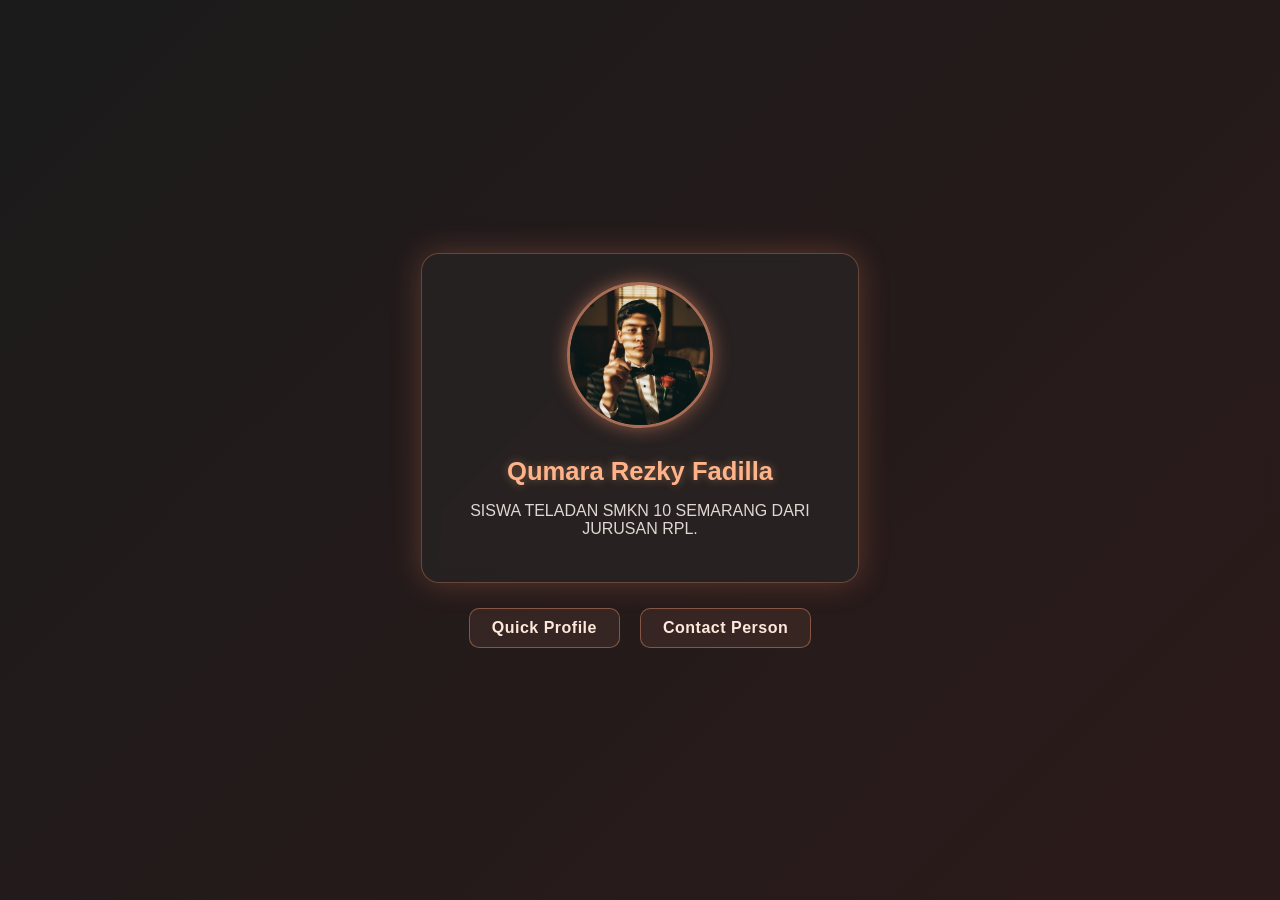
<file: index.html>
<!DOCTYPE html>
<html lang="id">
<head>
  <meta charset="UTF-8">
  <meta name="viewport" content="width=device-width, initial-scale=1.0">
  <title>Perkenalan Diri - Chainsaw Man Soft Dark</title>
  <style>
    /* ==== STYLE DASAR ==== */
    body {
      margin: 0;
      padding: 0;
      font-family: 'Poppins', sans-serif;
      background: linear-gradient(135deg, #1b1b1b, #2c1a1a, #3d2b2b);
      background-size: 200% 200%;
      animation: gradientShift 10s ease infinite;
      color: #f4f1ee;
      display: flex;
      flex-direction: column;
      align-items: center;
      justify-content: center;
      min-height: 100vh;
      text-align: center;
    }

    @keyframes gradientShift {
      0% { background-position: 0% 50%; }
      50% { background-position: 100% 50%; }
      100% { background-position: 0% 50%; }
    }

    /* ==== CARD PROFIL ==== */
    .card {
      background: rgba(40, 35, 35, 0.8);
      border-radius: 18px;
      padding: 28px;
      width: 90%;
      max-width: 380px;
      box-shadow: 0 0 30px rgba(255, 140, 100, 0.25);
      backdrop-filter: blur(8px);
      border: 1px solid rgba(255, 160, 120, 0.3);
      transition: transform 0.3s ease, box-shadow 0.3s ease;
    }

    .card:hover {
      transform: translateY(-6px);
      box-shadow: 0 0 40px rgba(255, 160, 120, 0.45);
    }

    .card img {
      width: 140px;
      height: 140px;
      border-radius: 50%;
      object-fit: cover;
      border: 3px solid rgba(255, 160, 120, 0.6);
      box-shadow: 0 0 18px rgba(255, 150, 110, 0.5);
      margin-bottom: 15px;
    }

    .card h2 {
      font-size: 1.6rem;
      margin: 10px 0 5px;
      color: #ffb38a;
      text-shadow: 0 0 10px rgba(255, 180, 120, 0.4);
    }

    .card p {
      font-size: 1rem;
      color: #e0d6d2;
    }

    /* ==== NAV MENU ==== */
    nav ul {
      list-style: none;
      padding: 0;
      margin: 25px 0 0;
      display: flex;
      justify-content: center;
      flex-wrap: wrap;
      gap: 20px;
    }

    nav ul li {
      background: rgba(255, 180, 140, 0.08);
      border: 1px solid rgba(255, 160, 120, 0.4);
      border-radius: 10px;
      padding: 10px 22px;
      transition: 0.3s ease;
    }

    nav ul li:hover {
      background: linear-gradient(45deg, #ff9b6a, #ffc38a);
      box-shadow: 0 0 20px rgba(255, 170, 120, 0.6);
      transform: scale(1.06);
    }

    nav ul li a {
      color: #ffe7dc;
      text-decoration: none;
      font-weight: 600;
      font-size: 1rem;
      letter-spacing: 0.5px;
      display: block;
    }

    nav ul li:hover a {
      color: #3a2a28;
    }

    /* ==== RESPONSIF (mobile kecil) ==== */
    @media (max-width: 600px) {
      .card {
        width: 88%;
        max-width: 320px;
        padding: 16px;
      }
      .card img {
        width: 100px;
        height: 100px;
        margin-bottom: 10px;
      }
      .card h2 {
        font-size: 1.3rem;
      }
      .card p {
        font-size: 0.9rem;
      }
      nav ul {
        gap: 12px;
      }
      nav ul li {
        padding: 7px 14px;
      }
      nav ul li a {
        font-size: 0.9rem;
      }
    }
  </style>
</head>
<body>
  <div class="card">
    <img src="images/IMG_1820.jpeg" alt="profile photo">
    <h2>Qumara Rezky Fadilla</h2>
    <p>SISWA TELADAN SMKN 10 SEMARANG DARI JURUSAN RPL.</p>
  </div>

  <nav>
    <ul>
      <li><a href="about.html">Quick Profile</a></li>
      <li><a href="biodata.html">Contact Person</a></li>
    </ul>
  </nav>
</body>
</html>
</file>
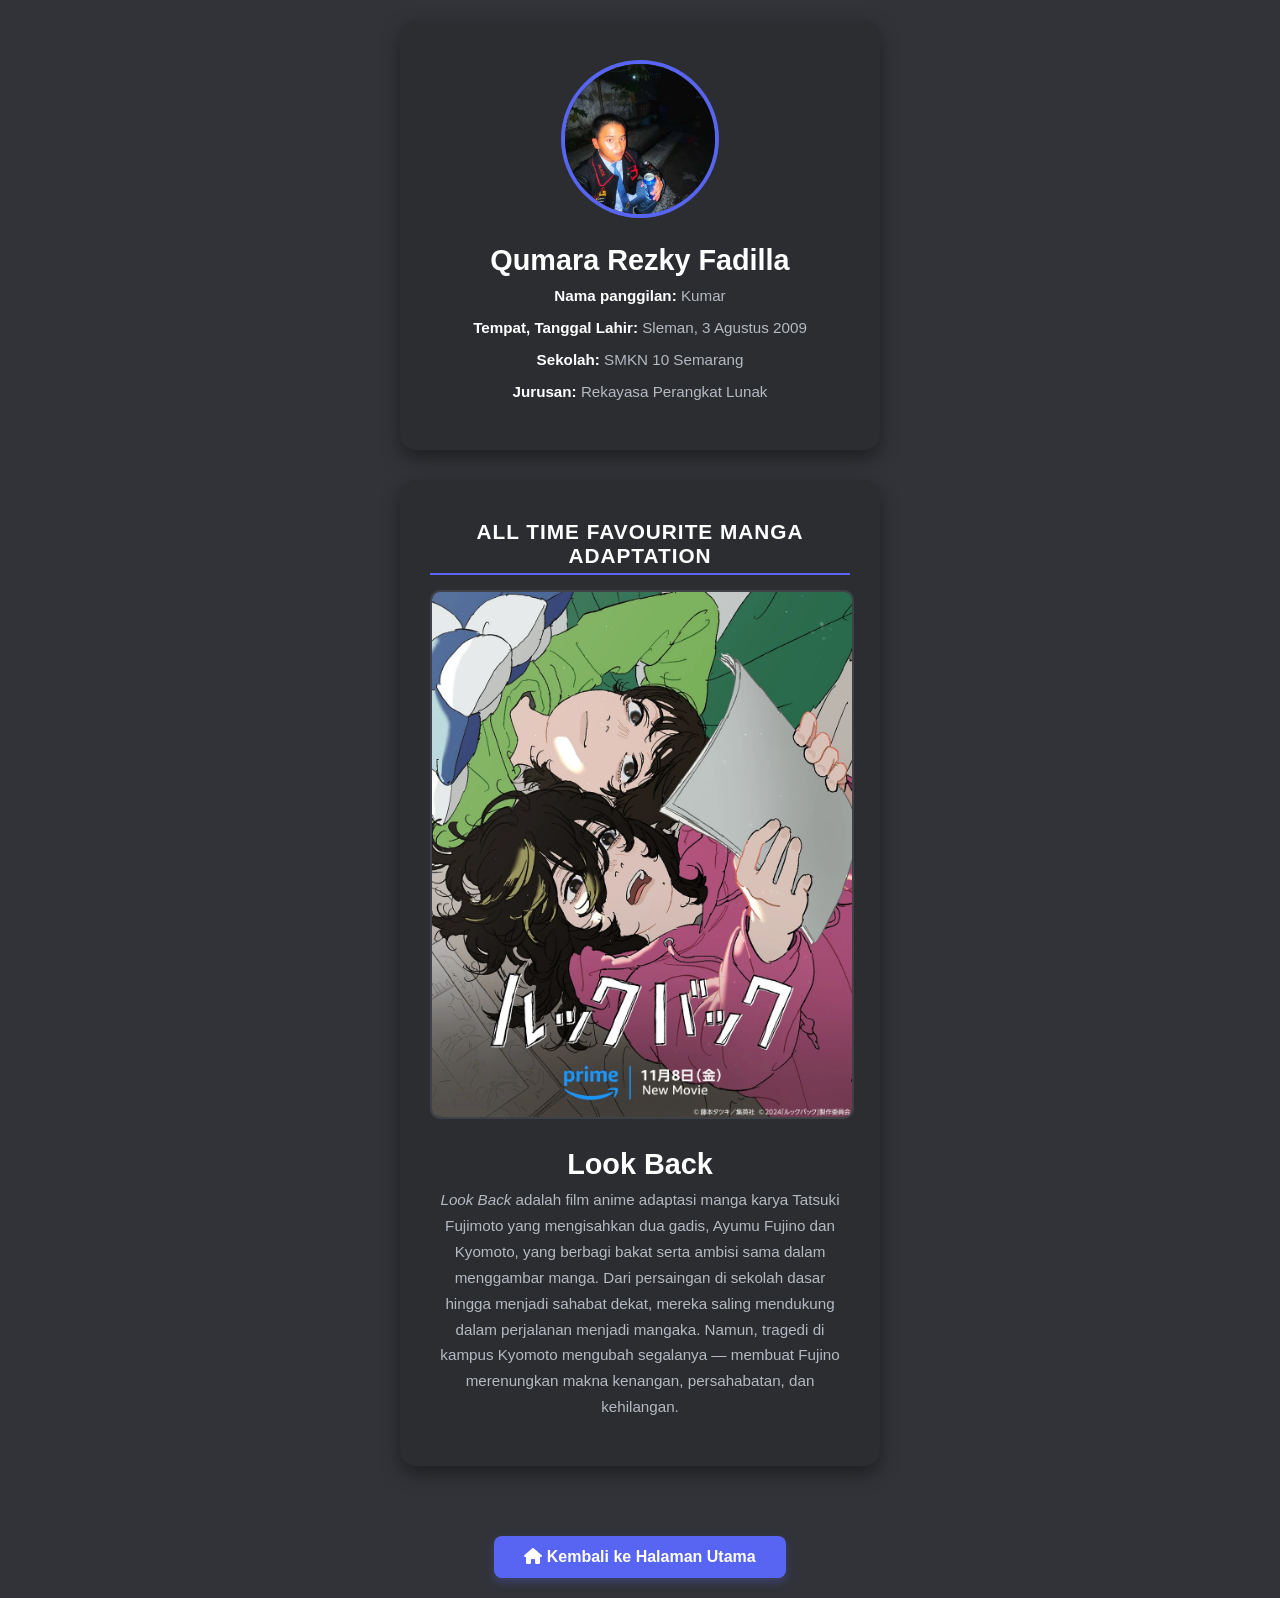
<file: about.html>
<!DOCTYPE html>
<html lang="id">
<head>
  <meta charset="UTF-8">
  <meta name="viewport" content="width=device-width, initial-scale=1.0">
  <title>Biografi - Qumara Rezky Fadilla</title>
  <link rel="stylesheet" href="https://cdnjs.cloudflare.com/ajax/libs/font-awesome/6.6.0/css/all.min.css">

  <style>
    /* ==== ANIMASI FADE IN ==== */
    @keyframes fadeIn {
      0% {
        opacity: 0;
        transform: translateY(15px);
      }
      100% {
        opacity: 1;
        transform: translateY(0);
      }
    }

    /* ==== TEMA DISCORD DARK MODE ==== */
    body {
      margin: 0;
      min-height: 100vh;
      display: flex;
      flex-direction: column;
      justify-content: center;
      align-items: center;
      font-family: 'Poppins', sans-serif;
      background-color: #313338;
      color: #dcddde;
      text-align: center;
      padding: 20px;
      opacity: 0;
      animation: fadeIn 1s ease forwards;
    }

    /* ==== CARD ==== */
    .profile-card, .manga-card {
      background: #2b2d31;
      border-radius: 16px;
      padding: 40px 30px;
      width: 90%;
      max-width: 420px;
      box-shadow: 0 8px 20px rgba(0, 0, 0, 0.4);
      transition: transform 0.3s ease, box-shadow 0.3s ease;
      margin-bottom: 30px;
      animation: fadeIn 1s ease forwards;
    }

    .profile-card {
      animation-delay: 0.2s;
    }

    .manga-card {
      animation-delay: 0.4s;
    }

    .profile-card:hover, .manga-card:hover {
      transform: translateY(-5px);
      box-shadow: 0 0 25px rgba(88, 101, 242, 0.25);
    }

    /* ==== FOTO PROFIL ==== */
    .profile-img {
      width: 150px;
      aspect-ratio: 1/1;
      border-radius: 50%;
      object-fit: cover;
      object-position: center;
      border: 4px solid #5865f2;
      margin-bottom: 12px;
      transition: transform 0.3s ease, border-color 0.3s ease;
    }

    .profile-card:hover .profile-img {
      transform: scale(1.05);
      border-color: #7983f5;
    }

    /* ==== TEKS ==== */
    h1 {
      font-size: 1.8rem;
      margin: 10px 0 6px;
      color: #ffffff;
    }

    p {
      font-size: 0.95rem;
      color: #b5bac1;
      line-height: 1.7;
      margin: 6px 0;
    }

    .profile-card p strong {
      color: #ffffff;
      font-weight: 600;
    }

    .manga-header {
      font-size: 1.3rem;
      font-weight: 600;
      color: #ffffff;
      text-transform: uppercase;
      letter-spacing: 1px;
      margin-bottom: 15px;
      border-bottom: 2px solid #5865f2;
      display: inline-block;
      padding-bottom: 5px;
    }

    /* ==== GAMBAR MANGA ==== */
    .manga-img {
      width: 100%;
      border-radius: 10px;
      object-fit: cover;
      margin-bottom: 15px;
      border: 2px solid #3e4147;
      transition: transform 0.3s ease, border-color 0.3s ease;
    }

    .manga-card:hover .manga-img {
      transform: scale(1.03);
      border-color: #5865f2;
    }

    /* ==== FOOTER ==== */
    footer {
      margin-top: 40px;
      text-align: center;
      animation: fadeIn 1s ease forwards;
      animation-delay: 0.6s;
      opacity: 0;
      animation-fill-mode: forwards;
    }

    footer a {
      text-decoration: none;
      color: #ffffff;
      background: #5865f2;
      padding: 12px 30px;
      border-radius: 8px;
      font-weight: 600;
      box-shadow: 0 4px 10px rgba(88, 101, 242, 0.3);
      transition: background 0.3s ease, transform 0.3s ease;
      display: inline-block;
    }

    footer a:hover {
      background: #4752c4;
      transform: translateY(-3px);
    }

    footer p {
      margin-top: 15px;
      font-size: 0.9rem;
      color: #b5bac1;
    }

    /* ==== RESPONSIF ==== */
    @media (max-width: 500px) {
      .profile-card, .manga-card {
        padding: 30px 20px;
      }

      h1 {
        font-size: 1.6rem;
      }

      .profile-img {
        width: 120px;
      }

      .manga-header {
        font-size: 1.1rem;
      }

      footer a {
        padding: 10px 25px;
      }
    }
  </style>
</head>

<body>
  <!-- Profile Card -->
  <div class="profile-card">
    <img src="images/kumar card.jpg" alt="Foto Profil Qumara Rezky Fadilla" class="profile-img">
    <h1>Qumara Rezky Fadilla</h1>
    <p><strong>Nama panggilan:</strong> Kumar</p>
    <p><strong>Tempat, Tanggal Lahir:</strong> Sleman, 3 Agustus 2009</p>
    <p><strong>Sekolah:</strong> SMKN 10 Semarang</p>
    <p><strong>Jurusan:</strong> Rekayasa Perangkat Lunak</p>
  </div>

  <!-- Manga Card -->
  <div class="manga-card">
    <div class="manga-header">All Time Favourite Manga Adaptation</div>
    <img src="images/poster.png" alt="Look Back Poster" class="manga-img">
    <h1>Look Back</h1>
    <p>
      <em>Look Back</em> adalah film anime adaptasi manga karya Tatsuki Fujimoto yang mengisahkan dua gadis, 
      Ayumu Fujino dan Kyomoto, yang berbagi bakat serta ambisi sama dalam menggambar manga. 
      Dari persaingan di sekolah dasar hingga menjadi sahabat dekat, mereka saling mendukung dalam perjalanan menjadi mangaka. 
      Namun, tragedi di kampus Kyomoto mengubah segalanya — membuat Fujino merenungkan makna kenangan, persahabatan, dan kehilangan.
    </p>
  </div>

  <!-- Footer -->
  <footer>
    <a href="index.html"><i class="fa-solid fa-house"></i> Kembali ke Halaman Utama</a>
  </footer>
</body>
</html>
</file>
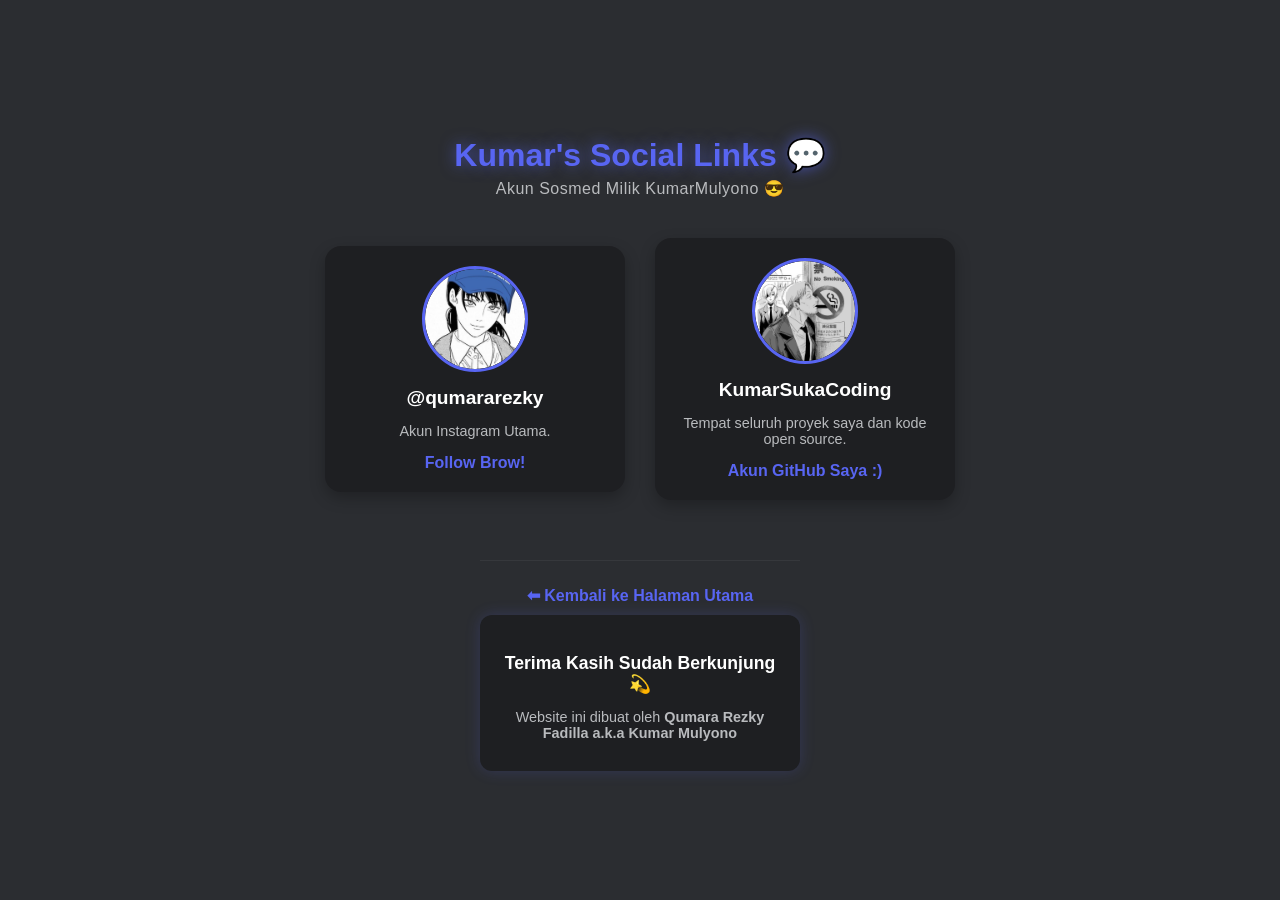
<file: biodata.html>
<!DOCTYPE html>
<html lang="id">
<head>
  <meta charset="UTF-8">
  <meta name="viewport" content="width=device-width, initial-scale=1.0">
  <title>Kumar's Social Links 💬</title>
  <style>
    body {
      margin: 0;
      font-family: 'Poppins', sans-serif;
      display: flex;
      flex-direction: column;
      justify-content: center;
      align-items: center;
      min-height: 100vh;
      background: #2b2d31; /* Discord dark background */
      color: #dcddde;
    }

    header {
      text-align: center;
      margin-bottom: 40px;
      animation: fadeIn 1s ease-in-out;
    }

    header h1 {
      color: #5865f2;
      font-size: 2rem;
      margin-bottom: 5px;
      text-shadow: 0 0 15px rgba(88, 101, 242, 0.6);
    }

    header p {
      color: #b9bbbe;
      font-size: 1rem;
      margin: 0;
      letter-spacing: 0.5px;
    }

    @keyframes fadeIn {
      from { opacity: 0; transform: translateY(-10px); }
      to { opacity: 1; transform: translateY(0); }
    }

    .container {
      display: flex;
      flex-direction: row-reverse;
      gap: 30px;
      flex-wrap: wrap;
      justify-content: center;
      align-items: center;
      margin-bottom: 40px; /* jarak aman agar tidak nempel ke footer */
    }

    .card {
      background: #1e1f22;
      border-radius: 16px;
      box-shadow: 0 6px 15px rgba(0, 0, 0, 0.25);
      padding: 20px;
      width: 260px;
      text-align: center;
      transition: transform 0.3s ease, box-shadow 0.3s ease;
    }

    .card:hover {
      transform: translateY(-8px);
      box-shadow: 0 0 25px rgba(88, 101, 242, 0.4);
    }

    .avatar {
      width: 100px;
      height: 100px;
      margin: 0 auto 15px;
      border-radius: 50%;
      overflow: hidden;
      border: 3px solid #5865f2;
    }

    .avatar img {
      width: 100%;
      height: 100%;
      object-fit: cover;
      border-radius: 50%;
    }

    .card h3 {
      margin: 10px 0 5px;
      font-size: 1.2em;
      color: #fff;
    }

    .card p {
      color: #b9bbbe;
      font-size: 0.9em;
      margin-bottom: 15px;
    }

    .card a {
      text-decoration: none;
      color: #5865f2;
      font-weight: bold;
      transition: color 0.3s;
    }

    .card a:hover {
      color: #7289da;
    }

    /* ==== FOOTER ==== */
    footer {
      margin-top: 20px; /* footer sedikit naik */
      text-align: center;
      border-top: 1px solid rgba(255, 255, 255, 0.05);
      padding-top: 25px;
    }

    footer a.main-link {
      display: inline-block;
      margin-bottom: 10px; /* beri jarak ke footer-card */
      text-decoration: none;
      color: #5865f2;
      font-weight: bold;
      font-size: 1em;
      transition: color 0.3s, transform 0.2s ease;
    }

    footer a.main-link:hover {
      color: #7289da;
      transform: translateY(-2px);
    }

    /* ==== FOOTER CARD ==== */
    .footer-card {
      background: #1e1f22;
      border-radius: 12px;
      padding: 20px;
      margin: 0 auto 15px; /* agar sejajar tengah */
      width: 280px;
      max-width: 90%;
      box-shadow: 0 0 15px rgba(88, 101, 242, 0.2);
      transition: transform 0.3s ease, box-shadow 0.3s ease;
    }

    .footer-card:hover {
      transform: translateY(-5px);
      box-shadow: 0 0 25px rgba(88, 101, 242, 0.4);
    }

    .footer-card h3 {
      color: #ffffff;
      margin-bottom: 10px;
      font-size: 1.1rem;
    }

    .footer-card p {
      color: #b9bbbe;
      font-size: 0.9rem;
      margin-bottom: 10px;
    }

    .footer-card a {
      color: #5865f2;
      text-decoration: none;
      font-weight: bold;
      transition: color 0.3s;
    }

    .footer-card a:hover {
      color: #7289da;
    }

    /* ==== RESPONSIF ==== */
    @media (max-width: 600px) {
      header h1 {
        font-size: 1.6rem;
      }

      .container {
        flex-direction: column;
        gap: 20px;
        margin-bottom: 30px; /* jarak sedikit lebih kecil di HP */
      }

      .card {
        width: 90%;
      }

      .footer-card {
        width: 90%;
        margin-top: 10px;
      }

      footer a.main-link {
        margin-bottom: 8px; /* sedikit lebih rapat di HP */
      }
    }
  </style>
</head>
<body>
  <header>
    <h1>Kumar's Social Links 💬</h1>
    <p>Akun Sosmed Milik KumarMulyono 😎</p>
  </header>

  <div class="container">
    <div class="card">
      <div class="avatar">
        <img src="images/kishibe.jpg" alt="GitHub">
      </div>
      <h3>KumarSukaCoding</h3>
      <p>Tempat seluruh proyek saya dan kode open source.</p>
      <a href="https://github.com/" target="_blank">Akun GitHub Saya :)</a>
    </div>

    <div class="card">
      <div class="avatar">
        <img src="images/asa.jpg" alt="Instagram">
      </div>
      <h3>@qumararezky</h3>
      <p>Akun Instagram Utama.</p>
      <a href="https://www.instagram.com/qumararezky/" target="_blank">Follow Brow!</a>
    </div>
  </div>

  <footer>
    <!-- Tombol kembali diletakkan di atas footer-card -->
    <a href="index.html" class="main-link">⬅ Kembali ke Halaman Utama</a>

    <div class="footer-card">
      <h3>Terima Kasih Sudah Berkunjung 💫</h3>
      <p>Website ini dibuat oleh <strong>Qumara Rezky Fadilla a.k.a Kumar Mulyono</strong></p>
    </div>
  </footer>
</body>
</html>
</file>
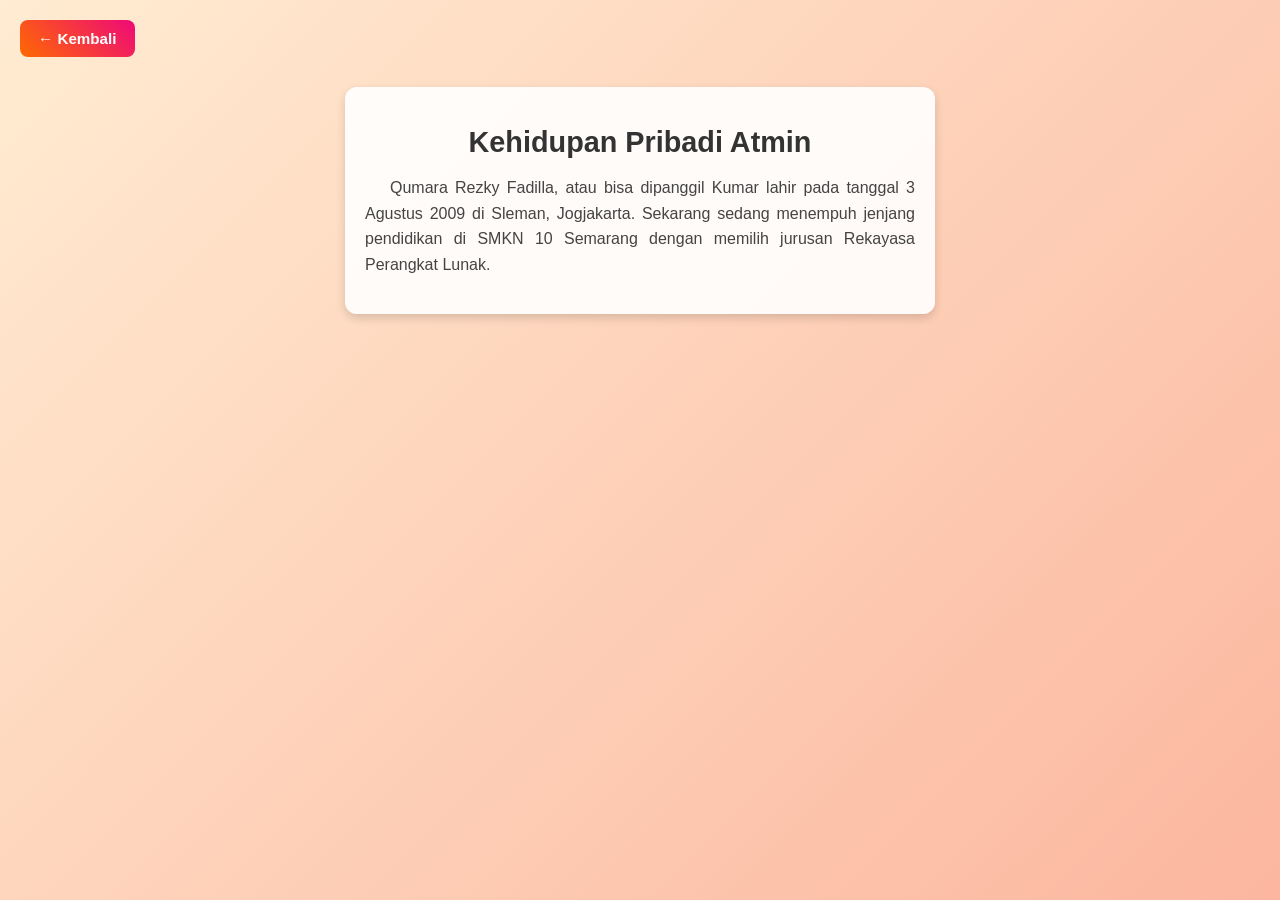
<file: Tentang Saya.html>
<!DOCTYPE html>
<html lang="id">
<head>
  <meta charset="UTF-8">
  <meta name="viewport" content="width=device-width, initial-scale=1.0">
  <title>Tentang Saya</title>
  <style>
    body {
      margin: 0;
      padding: 0;
      font-family: 'Segoe UI', Tahoma, Geneva, Verdana, sans-serif;
      display: flex;
      flex-direction: column;
      align-items: center;
      justify-content: flex-start;
      min-height: 100vh;
      background: linear-gradient(135deg, #ffecd2, #fcb69f);
    }

    /* Tombol kembali */
    .back-btn {
      margin: 20px;
      align-self: flex-start;
    }

    .back-btn a {
      text-decoration: none;
      background: linear-gradient(45deg, #ff6a00, #ee0979);
      color: white;
      padding: 10px 18px;
      border-radius: 8px;
      font-size: 0.95rem;
      font-weight: 600;
      transition: background 0.4s ease, transform 0.3s ease, box-shadow 0.3s ease;
      display: inline-block;
    }

    .back-btn a:hover {
      background: linear-gradient(45deg, #ee0979, #ff6a00);
      transform: translateY(-3px);
      box-shadow: 0 6px 12px rgba(0,0,0,0.2);
    }

    /* Kotak konten */
    .container {
      max-width: 550px;
      width: 85%;
      background: rgba(255, 255, 255, 0.9);
      padding: 20px;
      border-radius: 12px;
      box-shadow: 0 4px 10px rgba(0,0,0,0.15);
      text-align: center;
      margin-top: 10px;

      /* Animasi muncul */
      opacity: 0;
      transform: translateY(20px);
      animation: fadeSlideUp 0.8s ease-out forwards;
    }

    @keyframes fadeSlideUp {
      to {
        opacity: 1;
        transform: translateY(0);
      }
    }

    h1 {
      font-size: 1.8rem;
      margin-bottom: 15px;
      color: #333;
    }

    p {
      font-size: 1rem;
      line-height: 1.6;
      text-align: justify;
      text-indent: 25px;
      color: #444;
    }

    /* Responsif tablet */
    @media (max-width: 768px) {
      .container {
        max-width: 450px;
        padding: 18px;
      }
      h1 {
        font-size: 1.5rem;
      }
      p {
        font-size: 0.95rem;
      }
    }

    /* Responsif HP */
    @media (max-width: 480px) {
      .container {
        max-width: 300px;
        width: 90%;
        padding: 15px;
      }
      .back-btn a {
        font-size: 0.85rem;
        padding: 8px 14px;
      }
      h1 {
        font-size: 1.3rem;
      }
      p {
        font-size: 0.9rem;
        text-indent: 20px;
      }
    }
  </style>
</head>
<body>
  <!-- Tombol kembali -->
  <div class="back-btn">
    <a href="index.html">← Kembali</a>
  </div>

  <!-- Konten utama -->
  <div class="container">
    <h1>Kehidupan Pribadi Atmin</h1>
    <p>
      Qumara Rezky Fadilla, atau bisa dipanggil Kumar lahir pada tanggal 3 Agustus 2009 di Sleman, Jogjakarta. 
      Sekarang sedang menempuh jenjang pendidikan di SMKN 10 Semarang dengan memilih jurusan Rekayasa Perangkat Lunak.
    </p>
  </div>
</body>
</html>
</file>
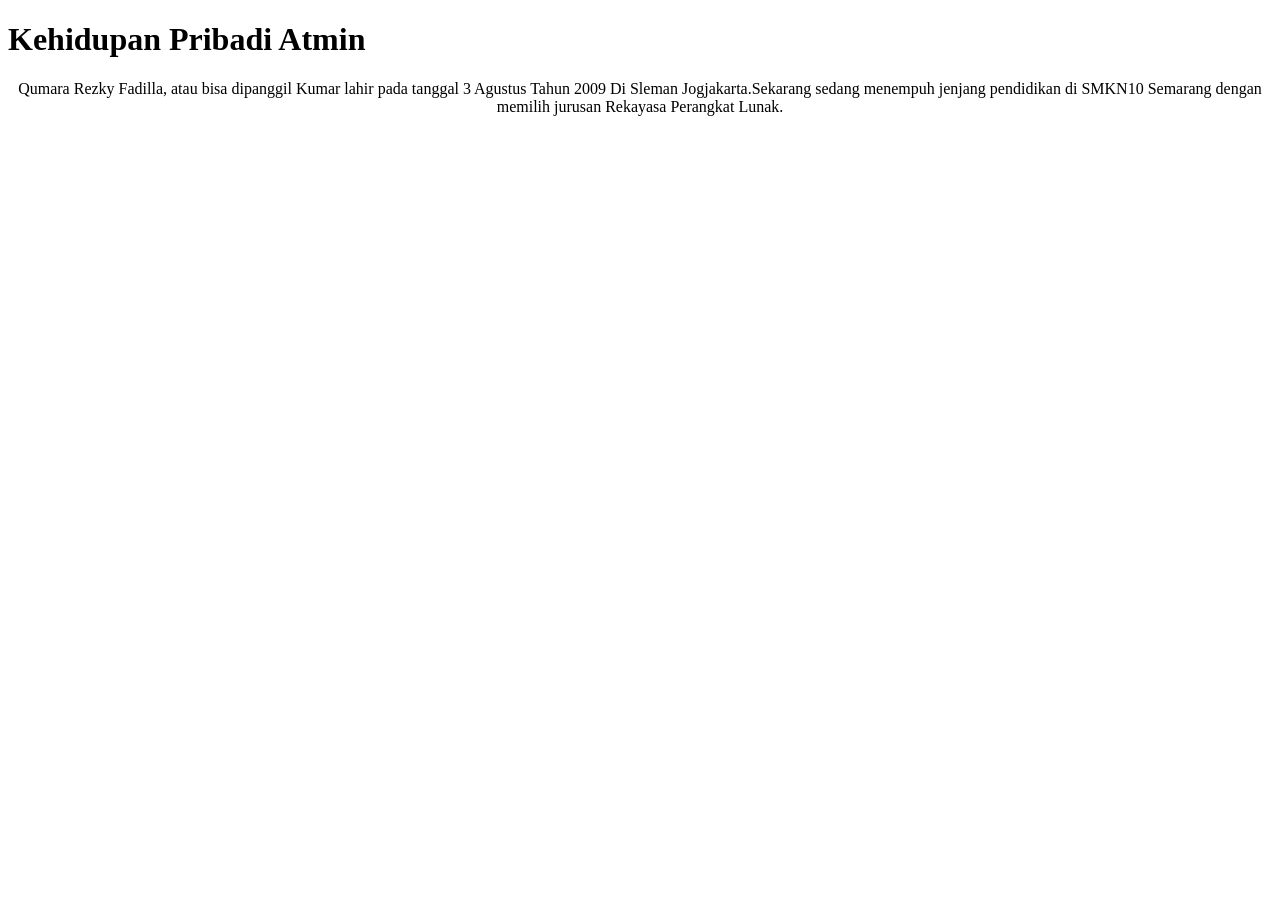
<file: tentangsaya.html>
<!DOCTYPE html>
<html lang="en">
<head>
    <meta charset="UTF-8">
    <meta name="viewport" content="width=device-width, initial-scale=1.0">
    <title>Tentang Saya</title>
    <link rel="stylesheet" href="tentang.css">
    <style>
        
    </style>
</head>
<body>
    <h1>Kehidupan Pribadi Atmin</h1>
    <center><p>Qumara Rezky Fadilla,
         atau bisa dipanggil Kumar lahir pada tanggal 3 Agustus Tahun 2009 Di Sleman Jogjakarta.Sekarang sedang menempuh jenjang pendidikan di SMKN10 Semarang dengan memilih jurusan Rekayasa Perangkat Lunak.</p>
</center>
        </body>
</html>
</file>
<file: tentang.css>
<!DOCTYPE html>
<html lang="id">
<head>
  <meta charset="UTF-8">
  <meta name="viewport" content="width=device-width, initial-scale=1.0">
  <title>Biodata Nonformal</title>
  <link rel="stylesheet" href="style.css">
  <style>
    /* Body dengan gradasi */
    body {
      display: flex;
      justify-content: center;
      align-items: flex-start; /* biar kotak agak ke atas */
      min-height: 100vh;
      background: linear-gradient(135deg, #ff9a9e, #fad0c4, #fad390);
      font-family: 'Segoe UI', Tahoma, Geneva, Verdana, sans-serif;
      margin: 0;
      padding: 20px;
    }

    /* Card biodata */
    .card {
      background: #fff;
      width: 85%;
      max-width: 350px;
      padding: 20px;
      text-align: left;
      border-radius: 14px;
      box-shadow: 0 4px 6px rgba(0, 0, 0, 0.1);
      transition: transform 0.3s ease, box-shadow 0.3s ease;
    }

    .card:hover {
      transform: translateY(-5px);
      box-shadow: 0 6px 12px rgba(0, 0, 0, 0.15);
    }

    /* Judul */
    .card h1 {
      text-align: center;
      font-size: clamp(1.4rem, 2.5vw, 2rem);
      margin-bottom: 15px;
    }

    /* Paragraf dengan menjorok */
    .card p {
      text-indent: 20px;
      font-size: clamp(0.9rem, 2vw, 1rem);
      line-height: 1.6;
    }

    /* Daftar biodata */
    .card ul {
      list-style: none;
      padding: 0;
      margin: 15px 0 0 0;
    }

    .card ul li {
      margin: 8px 0;
      font-size: clamp(0.9rem, 2vw, 1rem);
    }

    /* Tombol kembali */
    .back-btn {
      display: block;
      margin: 20px auto 0;
      padding: 10px 18px;
      background: white;
      border-radius: 8px;
      text-align: center;
      font-weight: bold;
      text-decoration: none;
      color: black;
      box-shadow: 0 4px 6px rgba(0, 0, 0, 0.1);
      transition: transform 0.3s ease, box-shadow 0.3s ease, background 0.4s ease;
      width: fit-content;
    }

    .back-btn:hover {
      transform: translateY(-3px);
      box-shadow: 0 6px 10px rgba(0, 0, 0, 0.15);
      background: linear-gradient(45deg, #ff6a00, #ee0979);
      color: white;
    }

    /* Responsive HP */
    @media (max-width: 480px) {
      .card {
        width: 92%;
        max-width: 280px;
        padding: 16px;
      }
    }
  </style>
</head>
<body>
  <div class="card">
    <h1>📝 Biodata Nonformal</h1>
    <p>Hai! Perkenalkan biodata nonformal saya yang bisa menggambarkan diri saya secara lebih santai dan menyenangkan.</p>
    <ul>
      <li>🙋 <b>Nama</b> : Qumara Rezky Fadilla</li>
      <li>🎂 <b>Tanggal Lahir</b> : 3 Agustus 2009</li>
      <li>📍 <b>Alamat</b> : Sleman, Jogjakarta – sekarang di Semarang</li>
      <li>📚 <b>Hobi</b> : Gaming 🎮, Musik 🎶, Coding 💻</li>
      <li>🎯 <b>Cita-cita</b> : Software Engineer 🚀</li>
      <li>🎬 <b>Film Favorit</b> :
        <ul>
          <li>🕵️‍♂️ Shutter Island</li>
          <li>🔫 Pulp Fiction</li>
          <li>🇮🇩 Pengepungan Bukit Duri</li>
        </ul>
      </li>
    </ul>
    <a href="index.html" class="back-btn">⬅ Kembali</a>
  </div>
</body>
</html>
</file>
